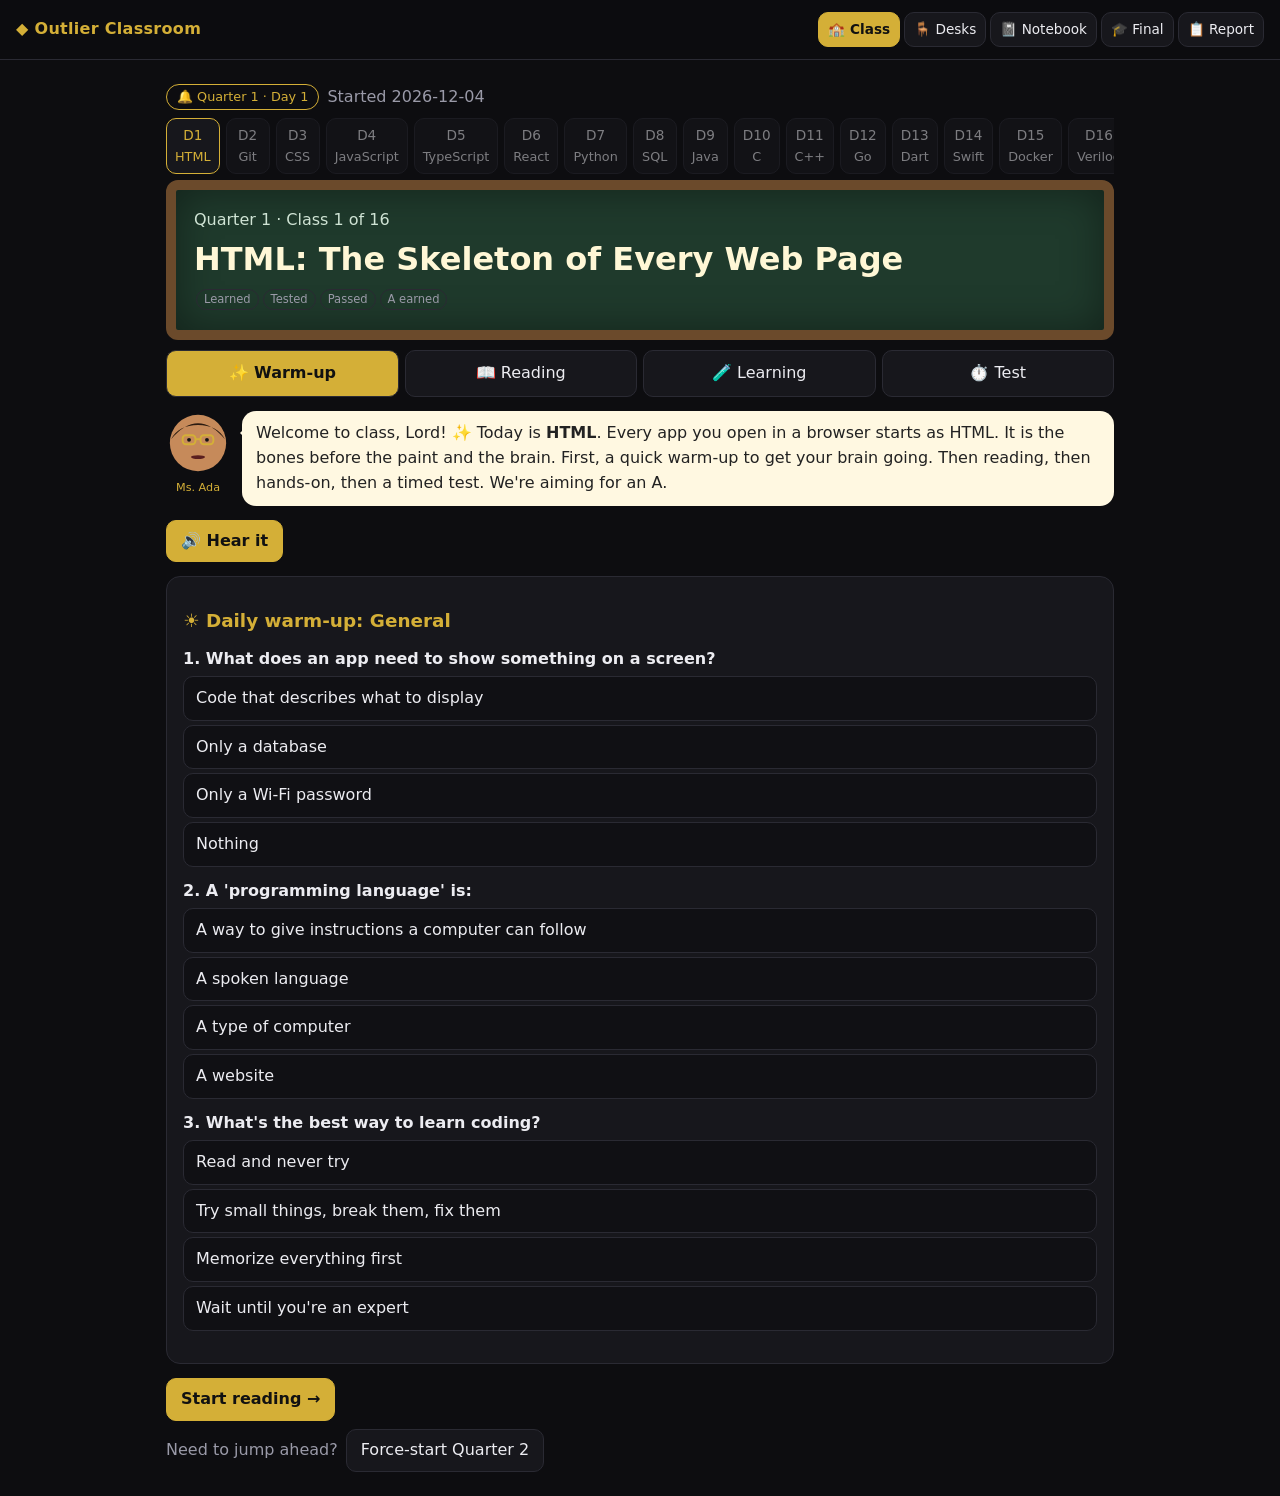
<file: index.html>
<!DOCTYPE html><html lang="en"><head><meta charset="utf-8"><meta name="viewport" content="width=device-width,initial-scale=1">
<title>Lord's Outlier Skills Classroom</title><meta name="theme-color" content="#0d0d10"><link rel="manifest" href="manifest.json"><link rel="icon" href="icon.svg">
<link rel="stylesheet" href="style.css"></head><body>
<header><div class="brand">◆ Outlier Classroom</div><nav><button data-v="today" class="on">🏫 Class</button><button data-v="desks">🪑 Desks</button><button data-v="nb">📓 Notebook</button><button data-v="final">🎓 Final</button><button data-v="report">📋 Report</button></nav></header>
<main id="app"></main>
<script src="lessons.js"></script><script src="extra1.js"></script><script src="extra2.js"></script><script src="app.js"></script></body></html>
</file>
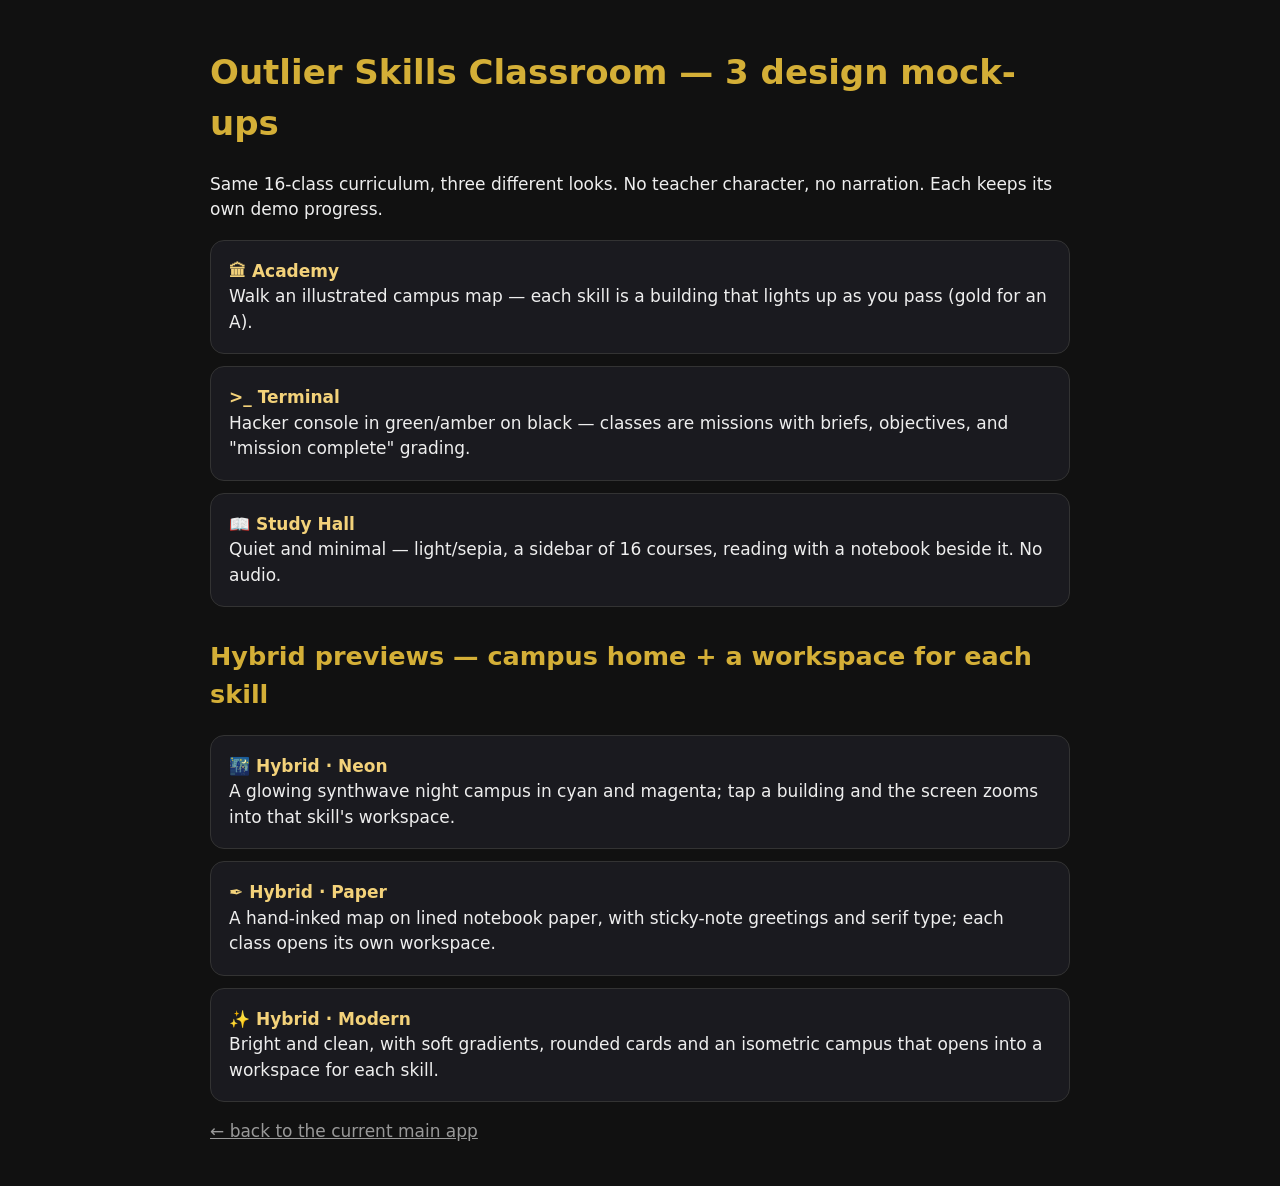
<file: mockups/index.html>
<!DOCTYPE html><html lang="en"><head><meta charset="utf-8"><meta name="viewport" content="width=device-width,initial-scale=1"><title>Outlier Classroom — Mock-ups</title>
<style>body{margin:0;font:17px/1.5 system-ui;background:#111;color:#eee;padding:24px;max-width:860px;margin:auto}h1{color:#d4af37}a.c{display:block;padding:18px;margin:12px 0;border:1px solid #333;border-radius:14px;color:#eee;text-decoration:none;background:#1a1a1f}a.c:hover{border-color:#d4af37}b{color:#f3d27a}</style></head><body>
<h1>Outlier Skills Classroom — 3 design mock-ups</h1><p>Same 16-class curriculum, three different looks. No teacher character, no narration. Each keeps its own demo progress.</p>
<a class="c" href="academy/"><b>🏛 Academy</b><br>Walk an illustrated campus map — each skill is a building that lights up as you pass (gold for an A).</a>
<a class="c" href="terminal/"><b>&gt;_ Terminal</b><br>Hacker console in green/amber on black — classes are missions with briefs, objectives, and "mission complete" grading.</a>
<a class="c" href="study-hall/"><b>📖 Study Hall</b><br>Quiet and minimal — light/sepia, a sidebar of 16 courses, reading with a notebook beside it. No audio.</a>
<h2 style="color:#d4af37;margin-top:30px">Hybrid previews — campus home + a workspace for each skill</h2>
<a class="c" href="hybrid-neon/"><b>🌃 Hybrid · Neon</b><br>A glowing synthwave night campus in cyan and magenta; tap a building and the screen zooms into that skill's workspace.</a>
<a class="c" href="hybrid-paper/"><b>✒️ Hybrid · Paper</b><br>A hand-inked map on lined notebook paper, with sticky-note greetings and serif type; each class opens its own workspace.</a>
<a class="c" href="hybrid-modern/"><b>✨ Hybrid · Modern</b><br>Bright and clean, with soft gradients, rounded cards and an isometric campus that opens into a workspace for each skill.</a>
<p><a href="../" style="color:#999">← back to the current main app</a></p></body></html>
</file>
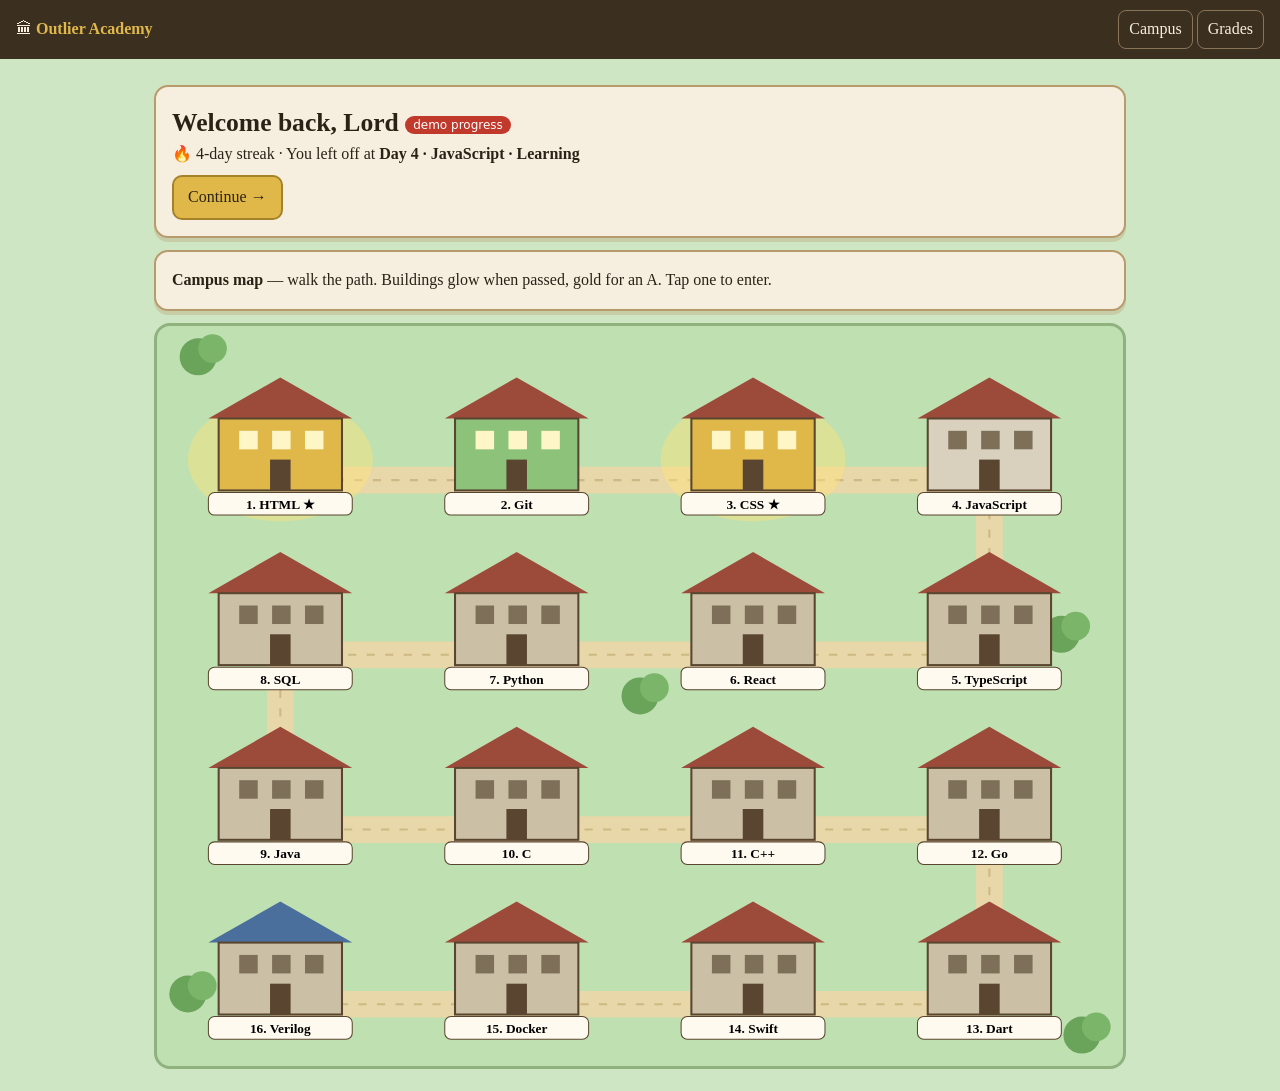
<file: mockups/academy/index.html>
<!DOCTYPE html><html lang="en"><head><meta charset="utf-8"><meta name="viewport" content="width=device-width,initial-scale=1"><title>Academy — Outlier Classroom mock-up</title>
<style>
:root{--gold:#e0b84a;--ink:#2b2216;--paper:#f6efe0;--green:#5f8f4e}*{box-sizing:border-box}body{margin:0;background:#cfe6c4;font:16px/1.55 Georgia,serif;color:var(--ink)}
header{display:flex;justify-content:space-between;align-items:center;padding:10px 16px;background:#3b2f20;color:#f6efe0;position:sticky;top:0;z-index:3}header b{color:var(--gold)}header button{background:none;border:1px solid #8a7457;color:#f6efe0;border-radius:8px;padding:6px 10px;font:inherit;cursor:pointer;margin-left:4px}
main{max-width:1000px;margin:auto;padding:14px}.card{background:var(--paper);border:2px solid #b89b6c;border-radius:14px;padding:16px;margin:12px 0;box-shadow:0 4px 0 #b89b6c55}
.greet h1{margin:0;font-size:1.6rem}.demo{background:#c0392b;color:#fff;font:12px system-ui;padding:2px 8px;border-radius:99px;vertical-align:middle}
svg.map{width:100%;height:auto;background:#bfe0b0;border-radius:16px;border:3px solid #8fb27f}.bld{cursor:pointer}.bld:hover rect.body{stroke:#000;stroke-width:3}.bld text{font:bold 13px Georgia;pointer-events:none}
.tabs{display:flex;gap:6px;flex-wrap:wrap}.tabs button,.btn{background:#fff8e6;border:2px solid #b89b6c;border-radius:10px;padding:8px 14px;font:inherit;cursor:pointer;color:var(--ink)}.tabs button.on,.btn.p{background:var(--gold);border-color:#a5822a}
.room{background:linear-gradient(#7a5a3a 0 18px,#e9dcc0 18px);border-radius:14px;padding:30px 16px 16px;border:3px solid #7a5a3a}.board{background:#2f4b37;color:#f4f1e8;padding:14px;border:8px solid #7a5a3a;border-radius:8px;font-family:"Comic Sans MS",cursive}
.q{margin:12px 0}.qt{font-weight:bold}.opt{display:block;width:100%;text-align:left;margin:4px 0;padding:8px 12px;border-radius:10px;border:2px solid #d6c4a0;background:#fffdf6;font:inherit;cursor:pointer}.opt.sel{border-color:var(--gold);background:#fff0c4}.opt.right{border-color:var(--green)}.opt.wrong{border-color:#c0392b}.fb{color:#6b5a40;font-style:italic}
.timer{font:bold 1.5rem monospace}.timer.low{color:#c0392b}.big{font-size:3.4rem;font-weight:bold;color:#a5822a;text-align:center}
table{width:100%;border-collapse:collapse}td,th{border-bottom:1px solid #d6c4a0;padding:6px;text-align:left}.gA{color:#a5822a;font-weight:bold}
@media(max-width:600px){main{padding:8px}.greet h1{font-size:1.3rem}}
</style></head><body>
<header><div>🏛 <b>Outlier Academy</b></div><nav><button data-go="map">Campus</button><button data-go="grades">Grades</button></nav></header><main id="app"></main>
<script src="../../lessons.js"></script><script src="../../extra1.js"></script><script src="../../extra2.js"></script><script src="../shared/core.js"></script>
<script>
const st=MK.load('oc-mockup-academy'),L=MK.L,X=MK.X,$=s=>document.querySelector(s),app=$('#app'),E=MK.esc;let stop=()=>{};
document.querySelectorAll('[data-go]').forEach(b=>b.onclick=()=>b.dataset.go==='map'?map():grades());
const COL={a:'#e0b84a',pass:'#8cc27a',tried:'#e3a07a',read:'#d9d0bd',none:'#cbbfa5'};
function greet(){const g=st.greeting();return `<div class="card greet"><h1>Welcome back, Lord ${g.demo?'<span class="demo">demo progress</span>':''}</h1><div>🔥 ${g.streak}-day streak · You left off at <b>${E(g.where)}</b></div><div class="row" style="margin-top:8px"><button class="btn p" id="resume">Continue →</button></div></div>`}
function map(){stop();const pts=L.map((l,i)=>{const r=Math.floor(i/4),c=i%4,x=(r%2?3-c:c)*230+120,y=r*170+110;return {l,i,x,y}});
 const path='M'+pts.map(p=>p.x+' '+(p.y+40)).join(' L');
 app.innerHTML=greet()+`<div class="card"><b>Campus map</b> — walk the path. Buildings glow when passed, gold for an A. Tap one to enter.</div>
 <svg class="map" viewBox="0 0 940 720"><path d="${path}" fill="none" stroke="#e8d7a8" stroke-width="26" stroke-linecap="round" stroke-linejoin="round"/><path d="${path}" fill="none" stroke="#cdb983" stroke-width="2" stroke-dasharray="8 10"/>
 ${[[40,30],[880,300],[30,650],[900,690],[470,360]].map(([x,y])=>`<circle cx="${x}" cy="${y}" r="18" fill="#6aa35a"/><circle cx="${x+14}" cy="${y-8}" r="14" fill="#7bb56a"/>`).join('')}
 ${pts.map(p=>{const s=st.status(p.l.skill),c=COL[s],hw=p.l.hw;return `<g class="bld" data-i="${p.i}" transform="translate(${p.x-70},${p.y-60})">
  ${s==='a'?'<ellipse cx="70" cy="80" rx="90" ry="60" fill="#ffe27a" opacity=".45"/>':''}<polygon points="0,40 70,0 140,40" fill="${hw?'#4a6f9c':'#9c4a3a'}"/><rect class="body" x="10" y="40" width="120" height="70" fill="${c}" stroke="#5a4630" stroke-width="2"/>
  ${[30,62,94].map(x=>`<rect x="${x}" y="52" width="18" height="18" fill="${s==='none'||s==='read'?'#7d6f58':'#fff6c8'}"/>`).join('')}<rect x="60" y="80" width="20" height="30" fill="#5a4630"/>
  <rect x="0" y="112" width="140" height="22" rx="6" fill="#fffaf0" stroke="#5a4630"/><text x="70" y="128" text-anchor="middle">${p.i+1}. ${E(p.l.skill)}${s==='a'?' ★':''}</text></g>`}).join('')}</svg>`;
 document.querySelectorAll('.bld').forEach(b=>b.onclick=()=>room(+b.dataset.i+1,'Warm-up'));$('#resume').onclick=()=>room(st.s.last.day,st.s.last.mode==='Test'?'Test':st.s.last.mode==='Learning'||st.s.last.mode==='Reading'?'Reading':'Warm-up')}
function room(d,mode){stop();const l=L[d-1];st.touch(d,mode==='Reading'?'Learning':mode);
 app.innerHTML=`<div class="room"><div class="board"><div>Day ${d} ${l.hw?'· Hardware Lab':''}</div><h2 style="margin:4px 0">${E(l.skill)}: ${E(l.title)}</h2></div>
 <div class="tabs" style="margin:12px 0">${['Warm-up','Reading','Test'].map(m=>`<button class="${m===mode?'on':''}" data-m="${m}">${m}</button>`).join('')}<button data-back>← Campus</button></div><div class="card" id="pane"></div></div>`;
 document.querySelectorAll('[data-m]').forEach(b=>b.onclick=()=>room(d,b.dataset.m));$('[data-back]').onclick=map;const p=$('#pane');
 if(mode==='Warm-up'){p.innerHTML=`<h3>☀️ Warm-up: ${d===1?'getting started':'recall '+E(L[d-2].skill)}</h3><div id="wq"></div>`;MK.quiz($('#wq'),MK.warm(d),{instant:true})}
 if(mode==='Reading'){const x=X[l.skill];st.s.read[l.skill]=1;st.save();p.innerHTML=`<p><i>${E(l.why)}</i></p><h3>The big idea</h3><p>${E(l.breakdown)}</p><h3>Fundamentals</h3><p>${E(x.fund)}</p><h3>What matters most</h3><p>${E(x.matters)}</p><h3>Key concepts</h3><ul>${l.concepts.map(c=>`<li>${E(c)}</li>`).join('')}</ul><h3>Do's</h3><ul>${x.dos.map(c=>`<li>${E(c)}</li>`).join('')}</ul><h3>Don'ts</h3><ul>${x.donts.map(c=>`<li>${E(c)}</li>`).join('')}</ul><h3>Common mistakes</h3><ul>${x.mistakes.map(c=>`<li>${E(c)}</li>`).join('')}</ul><button class="btn p" id="tt">Take the test →</button>`;$('#tt').onclick=()=>room(d,'Test')}
 if(mode==='Test'){const qs=MK.test(l.skill);p.innerHTML=`<div style="display:flex;justify-content:space-between"><b>Timed test · ${qs.length} questions</b><span class="timer" id="tm"></span></div><div id="tq"></div><button class="btn p" id="sub">Hand it in</button>`;
  const ans=MK.quiz($('#tq'),qs);const fin=()=>{stop();const r=MK.score(qs,ans);st.grade(l.skill,r.pct);p.innerHTML=`<div class="big">${MK.letter(r.pct)}</div><p style="text-align:center">${r.ok}/${qs.length} · ${r.pct}% ${r.pct>=90?'— gold building earned! ★':''}</p>${MK.review(qs,ans)}<button class="btn p" id="bk">Back to campus</button>`;$('#bk').onclick=map};
  stop=MK.timer(480,$('#tm'),fin);$('#sub').onclick=fin}}
function grades(){stop();app.innerHTML=greet()+`<div class="card"><h2 style="margin-top:0">📜 Report card</h2><p>GPA <b>${st.gpa()}</b> · A's: <b>${L.filter(l=>st.status(l.skill)==='a').length}/16</b></p><table><tr><th>Day</th><th>Class</th><th>Grade</th><th>Status</th></tr>${L.map((l,i)=>{const p=st.s.grades[l.skill],g=MK.letter(p);return `<tr><td>${i+1}</td><td>${E(l.skill)}</td><td class="${g==='A'?'gA':''}">${g}${p!=null?' ('+p+'%)':''}</td><td>${{a:'★ Gold',pass:'Passed',tried:'Retake',read:'Read',none:'—'}[st.status(l.skill)]}</td></tr>`}).join('')}</table></div>`;$('#resume').onclick=()=>room(st.s.last.day,'Reading')}
map();
</script></body></html>
</file>
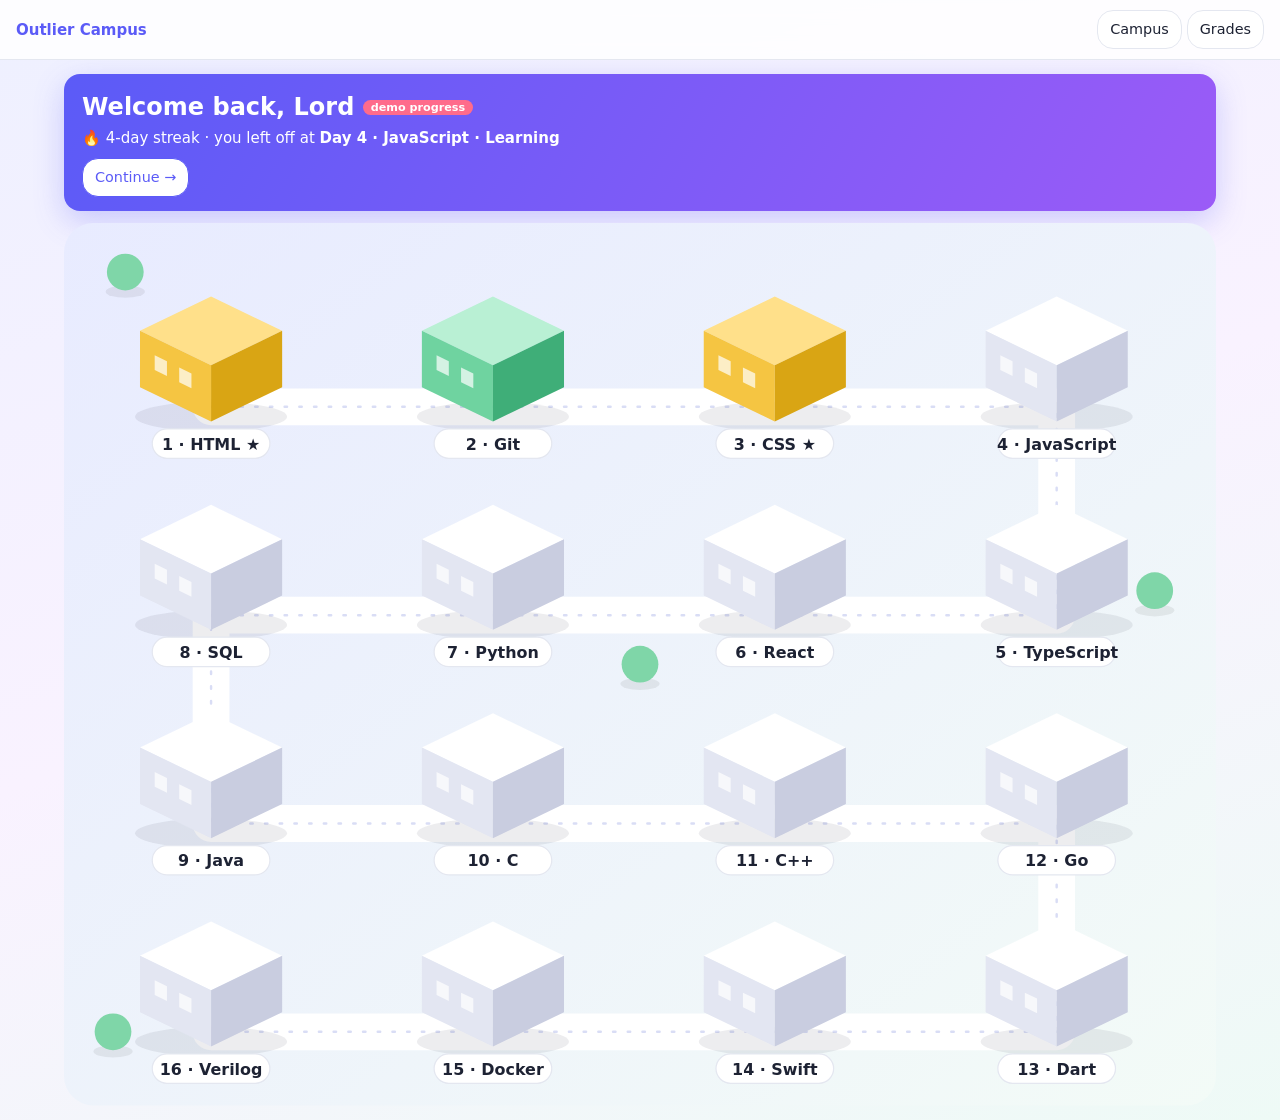
<file: mockups/hybrid-modern/index.html>
<!DOCTYPE html><html lang="en"><head><meta charset="utf-8"><meta name="viewport" content="width=device-width,initial-scale=1"><title>Outlier Campus — Outlier Classroom hybrid preview</title>
<link rel="stylesheet" href="../shared/hybrid.css?v=3"><style>:root{--bg:#f6f7fb;--tx:#1d2233;--bar:#ffffffd9;--line:#e4e7f0;--acc:#5b5bf7;--accTx:#fff;--acc2:#ff6b8b;--btn:#fff;--card:#fff;--r:16px;--wsbg:#1e2235;--wstx:#e6e9f5;--wschrome:#2a2f47;--font:15px/1.6 Inter,"Segoe UI",system-ui,sans-serif}
body{background:linear-gradient(160deg,#eef0ff,#f9f2ff 50%,#eefaf6)}header.hb{backdrop-filter:blur(10px)}.greet{background:linear-gradient(120deg,#5b5bf7,#9b5bf7);color:#fff;border:0;box-shadow:0 10px 30px #5b5bf744}.greet b{color:#fff}.greet .hbtn.p{background:#fff;color:#5b5bf7}.panel{box-shadow:0 6px 24px #1d223310;border:0}.ws{box-shadow:0 10px 30px #1d223322;border:0}.opt{background:#f6f7fb}</style></head><body>
<header class="hb"><div class="logo">Outlier Campus</div><nav><button data-go="map">Campus</button> <button data-go="grades">Grades</button></nav></header><main id="app"></main>
<script src="../../lessons.js"></script><script src="../../extra1.js"></script><script src="../../extra2.js"></script><script src="../shared/core.js?v=3"></script><script src="../shared/hybrid.js?v=3"></script>
<script>
HB.start({key:"oc-mockup-hybrid-modern",
mapBg:p=>`<defs><linearGradient id="g1" x1="0" y1="0" x2="1" y2="1"><stop offset="0" stop-color="#e8ebff"/><stop offset="1" stop-color="#f3fbf7"/></linearGradient></defs><rect width="940" height="720" rx="24" fill="url(#g1)"/><path d="${p}" fill="none" stroke="#fff" stroke-width="30" stroke-linecap="round" stroke-linejoin="round"/><path d="${p}" fill="none" stroke="#d9ddf5" stroke-width="2" stroke-dasharray="2 10" stroke-linecap="round"/>${[[50,40],[890,300],[40,660],[470,360]].map(([x,y])=>`<ellipse cx="${x}" cy="${y+16}" rx="16" ry="5" fill="#0001"/><circle cx="${x}" cy="${y}" r="15" fill="#7fd6a8"/>`).join("")}`,
building:(p,k)=>{const [t,l,r]=p.s==="a"?["#ffe08a","#f5c542","#d9a514"]:p.s==="pass"?["#b9f0d4","#6fd3a0","#3fae78"]:p.s==="tried"?["#ffc7d3","#ff8fa8","#e0607e"]:["#fff","#e3e6f2","#c9cde0"];return `<ellipse cx="70" cy="108" rx="62" ry="12" fill="#1d223314"/><polygon points="70,10 128,38 70,66 12,38" fill="${t}"/><polygon points="12,38 70,66 70,112 12,84" fill="${l}"/><polygon points="128,38 70,66 70,112 128,84" fill="${r}"/>${[0,1].map(i=>`<rect x="${24+i*20}" y="${58+i*10}" width="10" height="12" fill="#fff" opacity=".7" transform="skewY(26)" transform-origin="${24+i*20} ${58+i*10}"/>`).join("")}<rect x="22" y="118" width="96" height="24" rx="12" fill="#fff" stroke="#e4e7f0"/><text x="70" y="135" text-anchor="middle" fill="#1d2233" font-size="13" font-weight="600" font-family="Inter,system-ui">${p.i+1} · ${MK.esc(p.l.skill)}${p.s==="a"?" ★":""}</text>`}});</script></body></html>
</file>
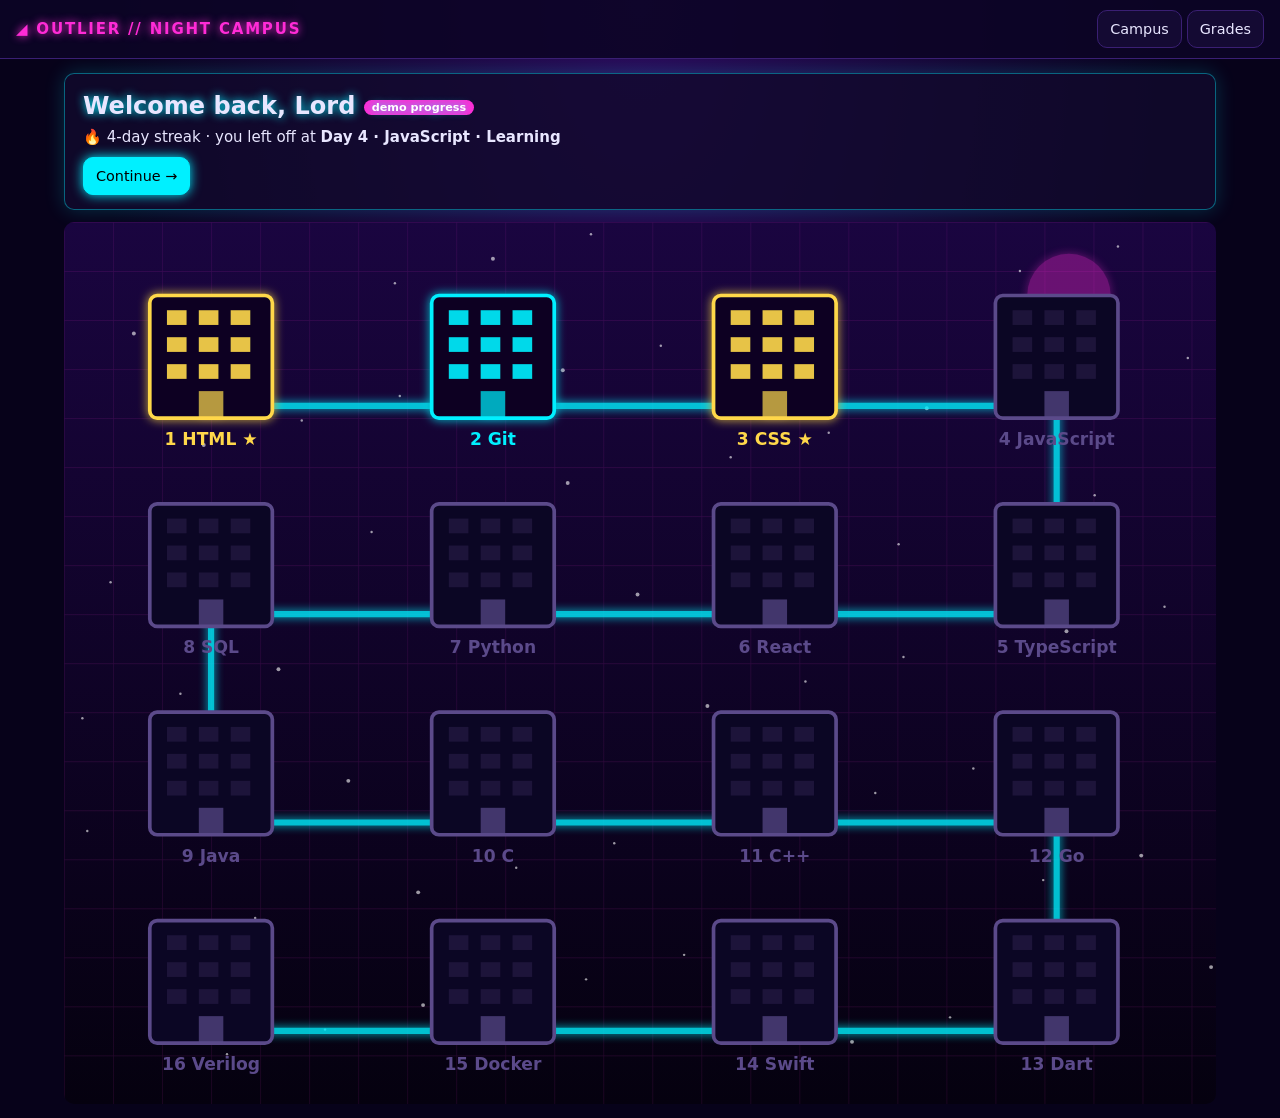
<file: mockups/hybrid-neon/index.html>
<!DOCTYPE html><html lang="en"><head><meta charset="utf-8"><meta name="viewport" content="width=device-width,initial-scale=1"><title>◢ OUTLIER // NIGHT CAMPUS — Outlier Classroom hybrid preview</title>
<link rel="stylesheet" href="../shared/hybrid.css?v=3"><style>:root{--bg:#07021a;--tx:#e8e6ff;--bar:#0d0526e6;--line:#3a1f73;--acc:#00f0ff;--accTx:#000;--acc2:#ff2bd6;--btn:#140a33;--card:#120a2ecc;--r:10px;--wsbg:#0a0620;--wstx:#d6f9ff;--wschrome:#1a0d40;--font:15px/1.55 "Segoe UI",system-ui,sans-serif}
header.hb .logo{color:#ff2bd6;text-shadow:0 0 8px #ff2bd6;letter-spacing:.12em}.greet{box-shadow:0 0 20px #00f0ff33;border-color:#00f0ff66}.greet h1{text-shadow:0 0 10px #00f0ff}.panel,.ws{box-shadow:0 0 18px #ff2bd622}.tabs button.on,.hbtn.p{box-shadow:0 0 12px #00f0ff}.big{text-shadow:0 0 18px #00f0ff}
body{background:radial-gradient(ellipse at top,#2a0a5a,#07021a 60%)}</style></head><body>
<header class="hb"><div class="logo">◢ OUTLIER // NIGHT CAMPUS</div><nav><button data-go="map">Campus</button> <button data-go="grades">Grades</button></nav></header><main id="app"></main>
<script src="../../lessons.js"></script><script src="../../extra1.js"></script><script src="../../extra2.js"></script><script src="../shared/core.js?v=3"></script><script src="../shared/hybrid.js?v=3"></script>
<script>
HB.start({key:"oc-mockup-hybrid-neon",
mapBg:p=>`<defs><linearGradient id="sky" x1="0" y1="0" x2="0" y2="1"><stop offset="0" stop-color="#1a0540"/><stop offset="1" stop-color="#05010f"/></linearGradient><filter id="glow"><feGaussianBlur stdDeviation="4" result="b"/><feMerge><feMergeNode in="b"/><feMergeNode in="SourceGraphic"/></feMerge></filter><pattern id="grid" width="40" height="40" patternUnits="userSpaceOnUse"><path d="M40 0H0V40" fill="none" stroke="#ff2bd622"/></pattern></defs><rect width="940" height="720" fill="url(#sky)"/><rect width="940" height="720" fill="url(#grid)"/>${Array.from({length:60},(_,i)=>`<circle cx="${(i*137)%940}" cy="${(i*71)%700}" r="${i%3?1:1.6}" fill="#fff" opacity=".6"/>`).join("")}<circle cx="820" cy="60" r="34" fill="#ff2bd6" opacity=".35" filter="url(#glow)"/><path d="${p}" fill="none" stroke="#00f0ff" stroke-width="5" filter="url(#glow)" stroke-linejoin="round" opacity=".8"/>`,
building:(p,k)=>{const c=p.s==="a"?"#ffd84a":p.s==="pass"?"#00f0ff":p.s==="tried"?"#ff2bd6":"#5b4a8a",lit=p.s==="a"||p.s==="pass";return `<g filter="${lit?"url(#glow)":""}"><rect x="20" y="10" width="100" height="100" rx="6" fill="#0b0624" stroke="${c}" stroke-width="3"/>${[0,1,2].map(r=>[0,1,2].map(q=>`<rect x="${34+q*26}" y="${22+r*22}" width="16" height="12" fill="${lit?c:"#2a1f4a"}" opacity="${lit?.9:.6}"/>`).join("")).join("")}<rect x="60" y="88" width="20" height="22" fill="${c}" opacity=".7"/></g><text x="70" y="132" text-anchor="middle" fill="${c}" font-size="14" font-weight="700" font-family="system-ui">${p.i+1} ${MK.esc(p.l.skill)}${p.s==="a"?" ★":""}</text>`}});</script></body></html>
</file>
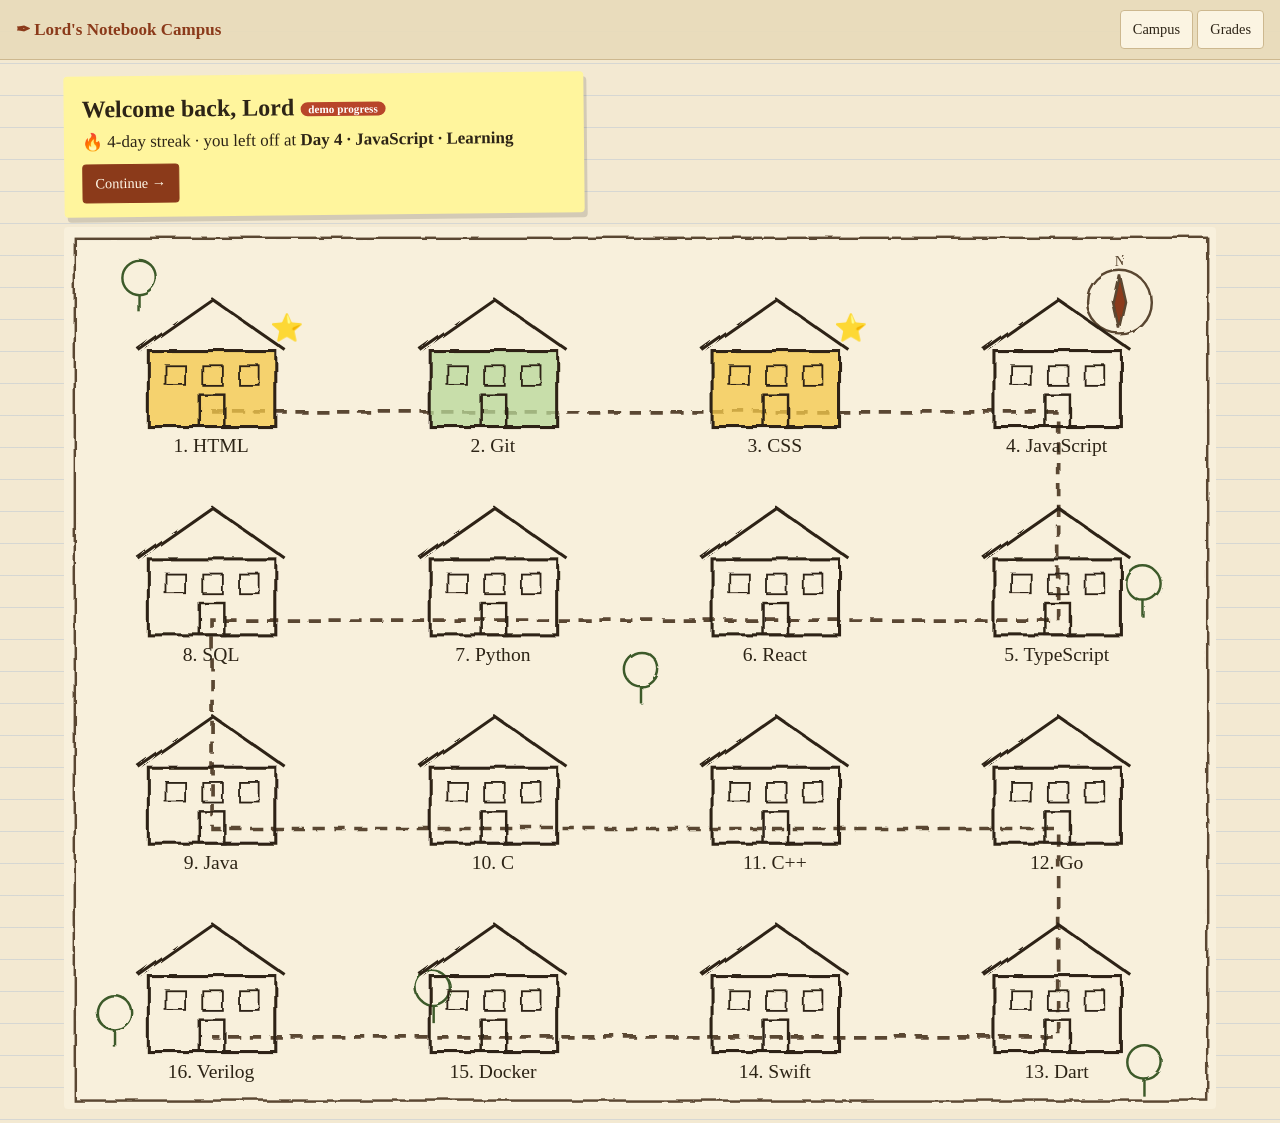
<file: mockups/hybrid-paper/index.html>
<!DOCTYPE html><html lang="en"><head><meta charset="utf-8"><meta name="viewport" content="width=device-width,initial-scale=1"><title>✒︎ Lord's Notebook Campus — Outlier Classroom hybrid preview</title>
<link rel="stylesheet" href="../shared/hybrid.css?v=3"><style>:root{--bg:#f3e9d2;--tx:#2d2416;--bar:#e8dbbbee;--line:#cdb88f;--acc:#8b3a1a;--accTx:#fff8e8;--acc2:#b8452a;--btn:#fbf4e2;--card:#fffaf0;--r:4px;--wsbg:#fffdf6;--wstx:#2d2416;--wschrome:#efe3c6;--font:17px/1.6 Georgia,"Iowan Old Style",serif}
body{background:#f3e9d2 repeating-linear-gradient(#0000 0 31px,#9bb4d455 31px 32px)}.greet{background:#fff59d;transform:rotate(-.6deg);box-shadow:3px 5px 0 #0002;border:none;max-width:520px}.greet h1{font-family:"Comic Sans MS","Segoe Print",cursive}.panel{box-shadow:2px 3px 0 #0001}.ws{box-shadow:4px 4px 0 #0002}.ws .out{background:#f6efdc}.ws button.run{background:#8b3a1a;color:#fff}.envbar h2{font-family:"Comic Sans MS","Segoe Print",cursive}.tabs button.on{background:#fff59d;color:#2d2416;border-color:#d8c25a}table.grid td,table.grid th{border-color:#0002}</style></head><body>
<header class="hb"><div class="logo">✒︎ Lord's Notebook Campus</div><nav><button data-go="map">Campus</button> <button data-go="grades">Grades</button></nav></header><main id="app"></main>
<script src="../../lessons.js"></script><script src="../../extra1.js"></script><script src="../../extra2.js"></script><script src="../shared/core.js?v=3"></script><script src="../shared/hybrid.js?v=3"></script>
<script>
HB.start({key:"oc-mockup-hybrid-paper",
mapBg:p=>`<defs><filter id="ink"><feTurbulence baseFrequency=".03" numOctaves="2" seed="3"/><feDisplacementMap in="SourceGraphic" scale="4"/></filter></defs><rect width="940" height="720" fill="#f8f0dc"/><rect x="8" y="8" width="924" height="704" fill="none" stroke="#5a4630" stroke-width="2" filter="url(#ink)"/><path d="${p}" fill="none" stroke="#5a4630" stroke-width="3" stroke-dasharray="10 7" filter="url(#ink)"/>${[[60,40],[880,290],[40,640],[880,680],[470,360],[300,620]].map(([x,y])=>`<g filter="url(#ink)" stroke="#3d5a2a" fill="none" stroke-width="2"><circle cx="${x}" cy="${y}" r="14"/><line x1="${x}" y1="${y+14}" x2="${x}" y2="${y+28}"/></g>`).join("")}<g transform="translate(860,60)" filter="url(#ink)" stroke="#5a4630" fill="none" stroke-width="2"><circle r="26"/><path d="M0 -22 L5 0 L0 22 L-5 0Z" fill="#8b3a1a"/><text y="-30" text-anchor="middle" font-size="12" fill="#5a4630" stroke="none">N</text></g>`,
building:(p,k)=>{const fill=p.s==="a"?"#f5c84b":p.s==="pass"?"#b9d99a":p.s==="tried"?"#f2b8a2":"none";return `<g filter="url(#ink)"><path d="M10 50 L70 8 L130 50" fill="none" stroke="#2d2416" stroke-width="2.5"/><rect x="18" y="50" width="104" height="62" fill="${fill}" fill-opacity=".75" stroke="#2d2416" stroke-width="2.5"/>${[32,62,92].map(x=>`<rect x="${x}" y="62" width="16" height="16" fill="none" stroke="#2d2416" stroke-width="1.5"/>`).join("")}<rect x="60" y="86" width="20" height="26" fill="none" stroke="#2d2416" stroke-width="2"/></g>${p.s==="a"?`<text x="118" y="40" font-size="22">⭐</text>`:""}<text x="70" y="134" text-anchor="middle" fill="#2d2416" font-size="16" font-family="Comic Sans MS,Segoe Print,cursive">${p.i+1}. ${MK.esc(p.l.skill)}</text>`}});</script></body></html>
</file>
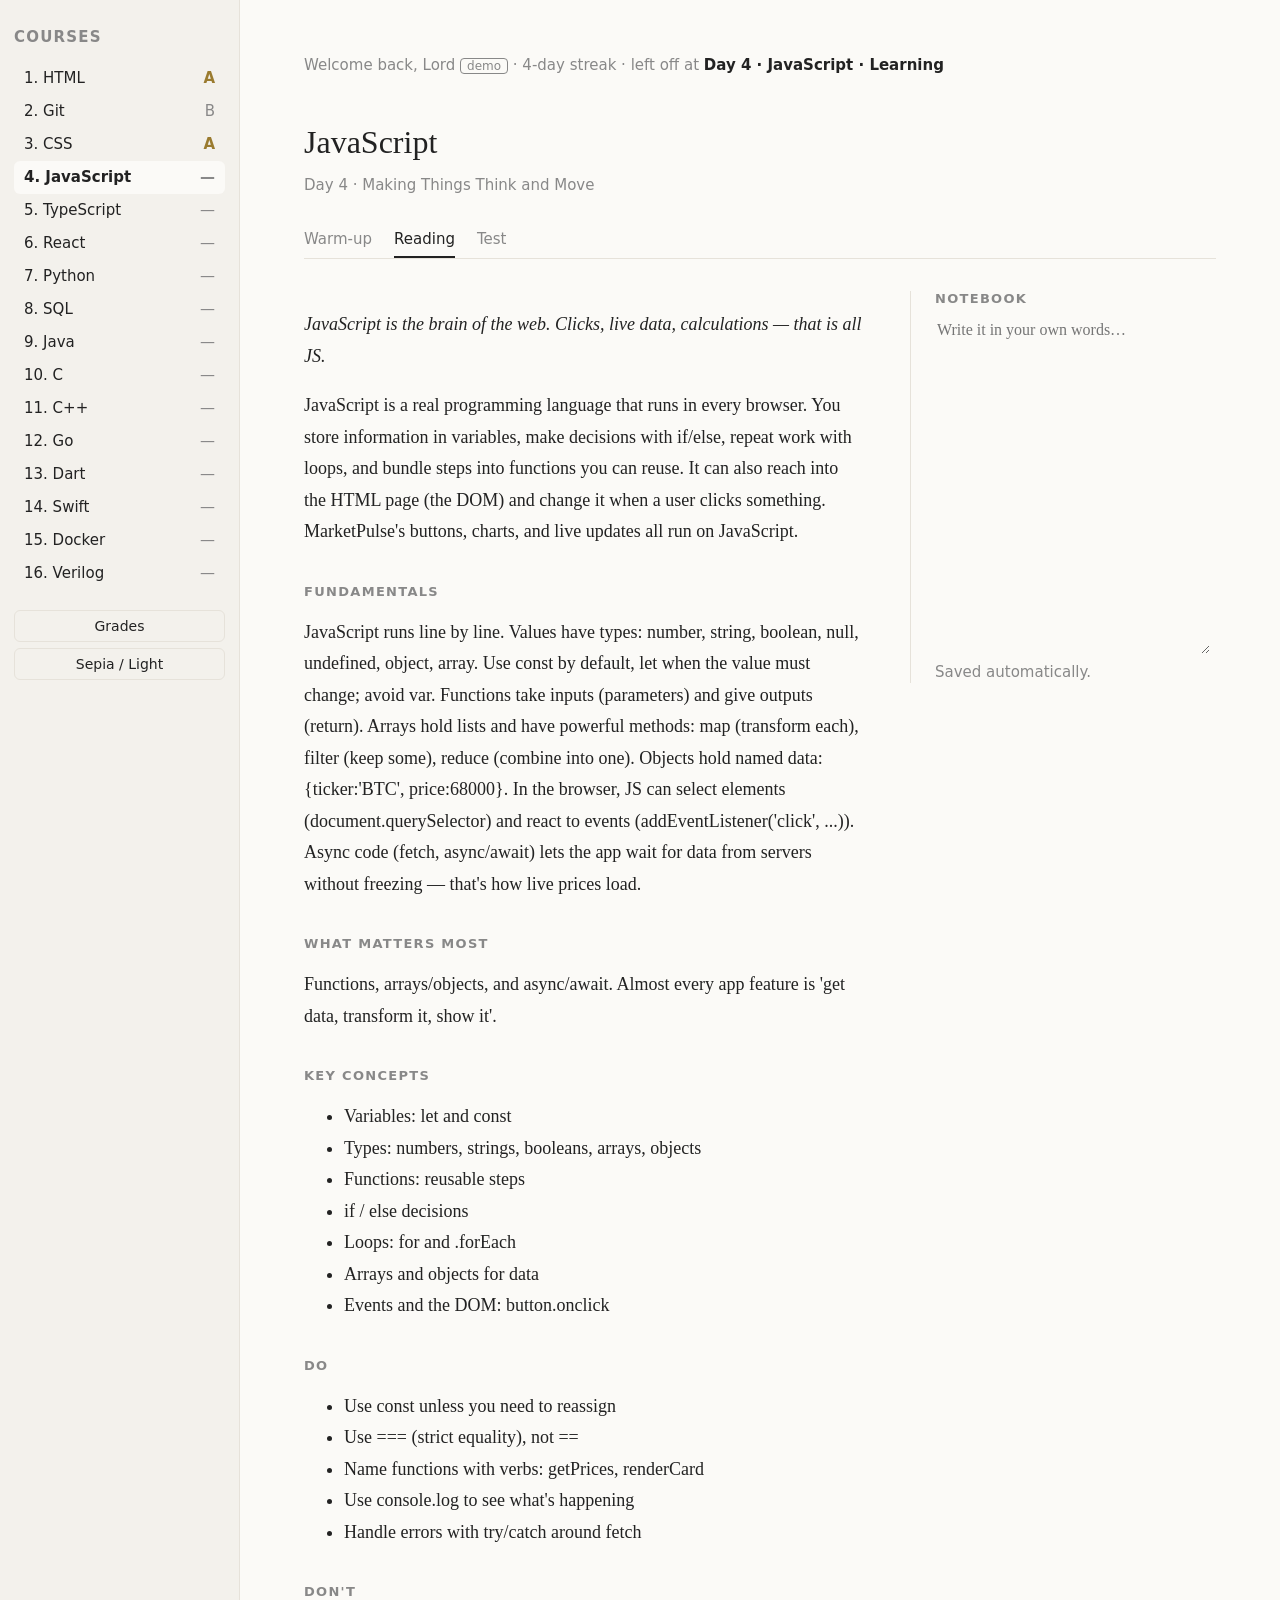
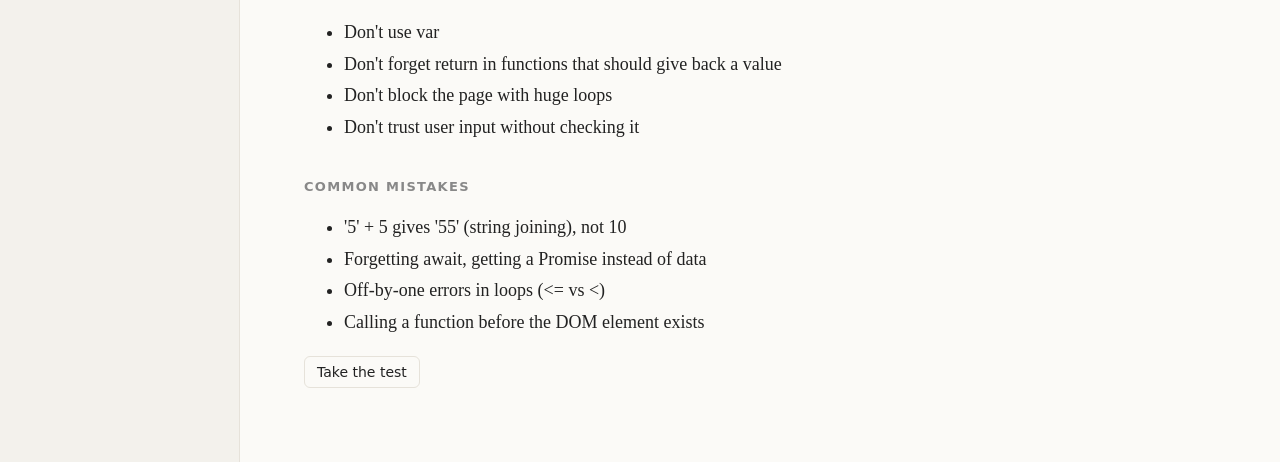
<file: mockups/study-hall/index.html>
<!DOCTYPE html><html lang="en"><head><meta charset="utf-8"><meta name="viewport" content="width=device-width,initial-scale=1"><title>Study Hall — Outlier Classroom mock-up</title>
<style>
:root{--bg:#fbfaf7;--tx:#222;--mut:#888;--line:#e6e2da;--acc:#9a7b2f;--side:#f3f1ec}body.sepia{--bg:#f4ecd8;--tx:#3b2f1e;--mut:#8a7a60;--line:#e0d3b5;--acc:#8b5e1a;--side:#ece2c8}
*{box-sizing:border-box}body{margin:0;background:var(--bg);color:var(--tx);font:18px/1.75 "Iowan Old Style","Palatino Linotype",Georgia,serif;transition:background .2s}
.wrap{display:grid;grid-template-columns:240px 1fr;min-height:100vh}aside{background:var(--side);border-right:1px solid var(--line);padding:28px 14px;font:15px/1.4 system-ui}aside h1{font:600 15px system-ui;letter-spacing:.08em;text-transform:uppercase;color:var(--mut);margin:0 0 16px}
aside a{display:flex;justify-content:space-between;padding:6px 10px;border-radius:6px;color:var(--tx);text-decoration:none;cursor:pointer}aside a.on{background:var(--bg);font-weight:600}aside a .g{color:var(--mut)}aside a .g.A{color:var(--acc);font-weight:700}
.tools{margin-top:20px;display:flex;flex-direction:column;gap:6px}.tools button,.btn{font:14px system-ui;background:none;border:1px solid var(--line);color:var(--tx);border-radius:6px;padding:7px 12px;cursor:pointer}
main{padding:56px 64px;max-width:1200px}.greet{color:var(--mut);font:15px system-ui;margin-bottom:40px}.greet b{color:var(--tx)}.demo{font-size:12px;border:1px solid var(--mut);padding:0 6px;border-radius:4px}
h2{font-weight:normal;font-size:2rem;margin:0 0 6px}.sub{color:var(--mut);font:15px system-ui;margin-bottom:28px}nav.t{display:flex;gap:22px;font:15px system-ui;border-bottom:1px solid var(--line);margin-bottom:32px}nav.t a{padding:8px 0;cursor:pointer;color:var(--mut)}nav.t a.on{color:var(--tx);border-bottom:2px solid var(--tx)}
.read{display:grid;grid-template-columns:minmax(0,62ch) 300px;gap:48px}h3{font:600 13px system-ui;letter-spacing:.1em;text-transform:uppercase;color:var(--mut);margin:36px 0 8px}
.nb{position:sticky;top:20px;align-self:start;border-left:1px solid var(--line);padding-left:24px;font:15px/1.5 system-ui}.nb textarea{width:100%;min-height:340px;border:none;background:transparent;color:var(--tx);font:16px/1.7 Georgia,serif;resize:vertical;outline:none}
.q{margin:22px 0;max-width:62ch}.qt{margin-bottom:6px}.opt{display:block;width:100%;text-align:left;background:none;border:1px solid var(--line);color:var(--tx);border-radius:6px;padding:8px 12px;margin:5px 0;font:16px Georgia,serif;cursor:pointer}.opt.sel{border-color:var(--tx)}.opt.right{border-color:#4a8a5a}.opt.wrong{border-color:#b54a3a}.fb{color:var(--mut);font-size:15px}
.timer{font:15px system-ui;color:var(--mut)}.timer.low{color:#b54a3a}.big{font-size:4rem;color:var(--acc)}table{border-collapse:collapse;width:100%;max-width:640px;font:15px system-ui}td,th{padding:10px 6px;border-bottom:1px solid var(--line);text-align:left}
#menu{display:none}
@media(max-width:800px){.wrap{grid-template-columns:1fr}aside{display:none;position:fixed;inset:0 30% 0 0;z-index:5;overflow:auto}aside.open{display:block}#menu{display:inline-block;margin-bottom:16px}main{padding:24px 20px}.read{grid-template-columns:1fr}.nb{border-left:none;border-top:1px solid var(--line);padding:16px 0 0;position:static}.nb textarea{min-height:160px}h2{font-size:1.6rem}}
</style></head><body><div class="wrap"><aside id="side"><h1>Courses</h1><div id="list"></div><div class="tools"><button id="gr">Grades</button><button id="th">Sepia / Light</button></div></aside><main id="app"></main></div>
<script src="../../lessons.js"></script><script src="../../extra1.js"></script><script src="../../extra2.js"></script><script src="../shared/core.js"></script>
<script>
const st=MK.load('oc-mockup-studyhall'),L=MK.L,X=MK.X,$=s=>document.querySelector(s),app=$('#app'),E=MK.esc;let stop=()=>{},cur=st.s.last.day,tab='Reading';
if(st.s.theme==='sepia')document.body.classList.add('sepia');
$('#th').onclick=()=>{document.body.classList.toggle('sepia');st.s.theme=document.body.classList.contains('sepia')?'sepia':'light';st.save()};$('#gr').onclick=grades;
function side(){$('#list').innerHTML=L.map((l,i)=>{const g=MK.letter(st.s.grades[l.skill]);return `<a data-d="${i+1}" class="${i+1===cur&&tab!=='Grades'?'on':''}"><span>${i+1}. ${E(l.skill)}</span><span class="g ${g}">${g}</span></a>`}).join('');
 document.querySelectorAll('#list a').forEach(a=>a.onclick=()=>{cur=+a.dataset.d;tab='Warm-up';$('#side').classList.remove('open');show()})}
function greet(){const g=st.greeting();return `<button class="btn" id="menu">☰ Courses</button><div class="greet">Welcome back, Lord ${g.demo?'<span class="demo">demo</span>':''} · ${g.streak}-day streak · left off at <b>${E(g.where)}</b></div>`}
function bindMenu(){$('#menu').onclick=()=>$('#side').classList.toggle('open')}
function show(){stop();const l=L[cur-1],x=X[l.skill];st.touch(cur,tab==='Reading'?'Learning':tab);side();
 app.innerHTML=greet()+`<h2>${E(l.skill)}</h2><div class="sub">Day ${cur} · ${E(l.title)}${l.hw?' · hardware description':''}</div><nav class="t">${['Warm-up','Reading','Test'].map(t=>`<a class="${t===tab?'on':''}">${t}</a>`).join('')}</nav><div id="pane"></div>`;bindMenu();
 document.querySelectorAll('nav.t a').forEach(a=>a.onclick=()=>{tab=a.textContent;show()});const p=$('#pane');
 if(tab==='Warm-up'){p.innerHTML=`<div class="sub">${cur>1?'A few questions on '+E(L[cur-2].skill)+' before today.':'A short warm-up to begin.'}</div><div id="wq"></div><button class="btn" id="nx">Continue to reading</button>`;MK.quiz($('#wq'),MK.warm(cur),{instant:true});$('#nx').onclick=()=>{tab='Reading';show()}}
 if(tab==='Reading'){st.s.read[l.skill]=1;st.save();const ul=a=>'<ul>'+a.map(c=>`<li>${E(c)}</li>`).join('')+'</ul>';
  p.innerHTML=`<div class="read"><article><p><i>${E(l.why)}</i></p><p>${E(l.breakdown)}</p><h3>Fundamentals</h3><p>${E(x.fund)}</p><h3>What matters most</h3><p>${E(x.matters)}</p><h3>Key concepts</h3>${ul(l.concepts)}<h3>Do</h3>${ul(x.dos)}<h3>Don't</h3>${ul(x.donts)}<h3>Common mistakes</h3>${ul(x.mistakes)}<p><button class="btn" id="tt">Take the test</button></p></article>
  <div class="nb"><h3 style="margin-top:0">Notebook</h3><textarea id="nbt" placeholder="Write it in your own words…">${E(st.s.notes[l.skill]||'')}</textarea><div class="fb">Saved automatically.</div></div></div>`;
  $('#nbt').oninput=e=>{st.s.notes[l.skill]=e.target.value;st.save()};$('#tt').onclick=()=>{tab='Test';show()}}
 if(tab==='Test'){const qs=MK.test(l.skill);p.innerHTML=`<div class="timer">Time remaining <span id="tm"></span> · ${qs.length} questions</div><div id="tq"></div><button class="btn" id="sub">Submit</button>`;
  const ans=MK.quiz($('#tq'),qs);const fin=()=>{stop();const r=MK.score(qs,ans);st.grade(l.skill,r.pct);side();p.innerHTML=`<div class="big">${MK.letter(r.pct)}</div><div class="sub">${r.ok} of ${qs.length} · ${r.pct}%</div>${MK.review(qs,ans)}`};
  stop=MK.timer(480,$('#tm'),fin);$('#sub').onclick=fin}}
function grades(){stop();tab='Grades';side();$('#side').classList.remove('open');app.innerHTML=greet()+`<h2>Grades</h2><div class="sub">GPA ${st.gpa()} · ${L.filter(l=>st.status(l.skill)==='a').length} of 16 at A</div><table><tr><th>Day</th><th>Course</th><th>Grade</th><th>Score</th></tr>${L.map((l,i)=>{const p=st.s.grades[l.skill];return `<tr><td>${i+1}</td><td>${E(l.skill)}</td><td>${MK.letter(p)}</td><td>${p!=null?p+'%':''}</td></tr>`}).join('')}</table>`;bindMenu()}
show();
</script></body></html>
</file>
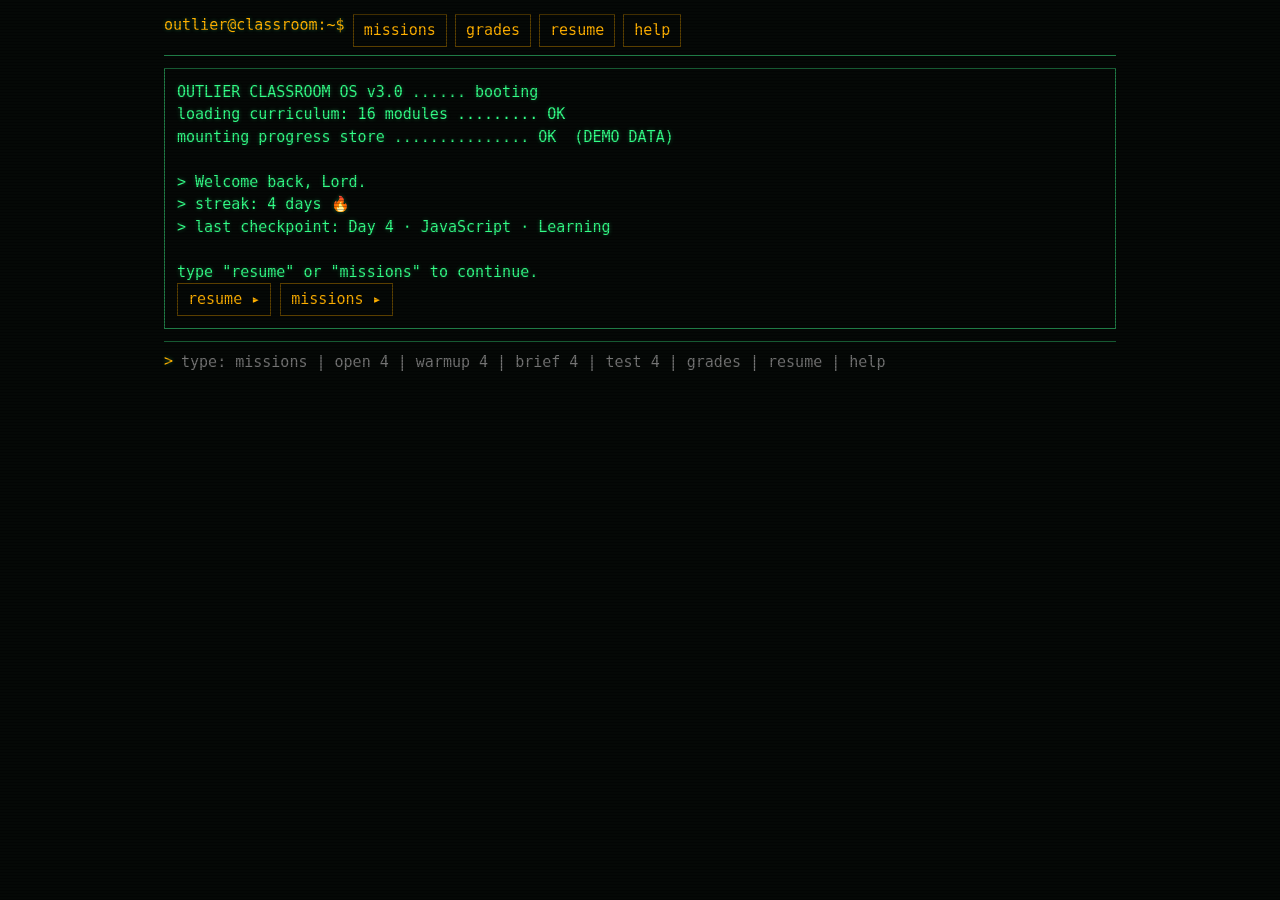
<file: mockups/terminal/index.html>
<!DOCTYPE html><html lang="en"><head><meta charset="utf-8"><meta name="viewport" content="width=device-width,initial-scale=1"><title>Terminal — Outlier Classroom mock-up</title>
<style>
:root{--g:#33ff88;--a:#ffb000;--dim:#1f7a45;--bg:#050806}*{box-sizing:border-box}body{margin:0;background:var(--bg);color:var(--g);font:15px/1.5 ui-monospace,"Fira Code",Menlo,Consolas,monospace;text-shadow:0 0 4px #33ff8855}
body:after{content:"";position:fixed;inset:0;pointer-events:none;background:repeating-linear-gradient(transparent 0 2px,#0004 2px 3px)}
main{max-width:980px;margin:auto;padding:14px}.bar{display:flex;gap:8px;flex-wrap:wrap;border-bottom:1px solid var(--dim);padding-bottom:8px}a,button.l{color:var(--a);background:none;border:1px solid #5a3f00;padding:4px 10px;font:inherit;cursor:pointer;text-decoration:none}button.l:hover{background:#2a1d00}
.amb{color:var(--a)}.dim{color:var(--dim)}pre{white-space:pre-wrap;margin:0}.box{border:1px solid var(--dim);padding:12px;margin:12px 0}h2{color:var(--a);font-size:1.05rem;margin:.8em 0 .3em}h2:before{content:"## "}
.q{margin:10px 0}.qt{color:#d8ffe6}.opt{display:block;width:100%;text-align:left;background:none;color:var(--g);border:1px solid #123d24;margin:3px 0;padding:6px 10px;font:inherit;cursor:pointer}.opt:before{content:"[ ] "}.opt.sel{border-color:var(--a);color:var(--a)}.opt.sel:before{content:"[x] "}.opt.right{border-color:var(--g)}.opt.wrong{border-color:#ff4d4d;color:#ff8080}.fb{color:var(--dim)}
.cmd{display:flex;gap:6px;margin-top:12px;border-top:1px solid var(--dim);padding-top:8px}.cmd input{flex:1;background:none;border:none;color:var(--g);font:inherit;outline:none}.timer{color:var(--a);font-weight:bold}.timer.low{color:#ff4d4d}
.grid{display:grid;grid-template-columns:repeat(auto-fill,minmax(210px,1fr));gap:6px}.m{border:1px solid #123d24;padding:6px 8px;cursor:pointer}.m:hover{border-color:var(--a)}.m.a{border-color:var(--a);color:var(--a)}.big{font-size:2.6rem;color:var(--a)}
table{border-collapse:collapse;width:100%}td,th{padding:3px 8px;text-align:left;border-bottom:1px dashed #123d24}ul{margin:.2em 0;padding-left:1.4em}li::marker{content:"> "}
</style></head><body><main><div class="bar"><span class="amb">outlier@classroom:~$</span><button class="l" data-c="missions">missions</button><button class="l" data-c="grades">grades</button><button class="l" data-c="resume">resume</button><button class="l" data-c="help">help</button></div><div id="out"></div>
<div class="cmd"><span class="amb">&gt;</span><input id="cin" placeholder="type: missions | open 4 | warmup 4 | brief 4 | test 4 | grades | resume | help" autocapitalize="off" autocomplete="off"></div></main>
<script src="../../lessons.js"></script><script src="../../extra1.js"></script><script src="../../extra2.js"></script><script src="../shared/core.js"></script>
<script>
const st=MK.load('oc-mockup-terminal'),L=MK.L,X=MK.X,$=s=>document.querySelector(s),out=$('#out'),E=MK.esc;let stop=()=>{};
const tag=s=>({a:'[A★]',pass:'[OK]',tried:'[RETRY]',read:'[READ]',none:'[    ]'}[s]);
function boot(){const g=st.greeting(),lines=['OUTLIER CLASSROOM OS v3.0 ...... booting','loading curriculum: 16 modules ......... OK','mounting progress store ............... OK'+(g.demo?'  (DEMO DATA)':''),'',`> Welcome back, Lord.`,`> streak: ${g.streak} days 🔥`,`> last checkpoint: ${g.where}`,'',`type "resume" or "missions" to continue.`];
 out.innerHTML='<pre id="boot" class="box"></pre>';let i=0;const pre=$('#boot');const t=setInterval(()=>{if(i>=lines.length){clearInterval(t);pre.innerHTML+=`<button class="l" onclick="run('resume')">resume ▸</button> <button class="l" onclick="run('missions')">missions ▸</button>`;return}pre.innerHTML+=E(lines[i++])+'\n'},90)}
function missions(){out.innerHTML=`<div class="box"><span class="amb">MISSION BOARD</span> <span class="dim">— click a mission or type "open N"</span><div class="grid" style="margin-top:8px">${L.map((l,i)=>{const s=st.status(l.skill);return `<div class="m ${s==='a'?'a':''}" onclick="run('open ${i+1}')">${tag(s)} M${String(i+1).padStart(2,'0')} ${E(l.skill)}${l.hw?' <span class="dim">[HW]</span>':''}</div>`}).join('')}</div></div>`}
function open(d){const l=L[d-1];if(!l)return err('no such mission');st.touch(d,'Briefing');const x=X[l.skill];
 out.innerHTML=`<div class="box"><div class="amb">MISSION ${String(d).padStart(2,'0')} :: ${E(l.skill.toUpperCase())} — ${E(l.title)}</div>${l.hw?'<div class="dim">// class: HARDWARE. you are describing circuits, not instructions.</div>':''}
 <h2>brief</h2><div>${E(l.why)}</div><h2>objectives</h2><ul><li>clear the warm-up (recall ${d>1?E(L[d-2].skill):'basics'})</li><li>study the intel: ${E(l.concepts.slice(0,3).join('; '))}…</li><li>pass the timed test — target: A (90%+)</li></ul>
 <div style="margin-top:10px"><button class="l" onclick="run('warmup ${d}')">warmup ${d}</button> <button class="l" onclick="run('brief ${d}')">read intel</button> <button class="l" onclick="run('test ${d}')">test ${d}</button></div></div>`}
function warm(d){st.touch(d,'Warm-up');out.innerHTML=`<div class="box"><div class="amb">WARM-UP :: ${d>1?'recall '+E(L[d-2].skill):'boot check'}</div><div id="wq"></div><button class="l" onclick="run('brief ${d}')">continue → intel</button></div>`;MK.quiz($('#wq'),MK.warm(d),{instant:true})}
function brief(d){const l=L[d-1],x=X[l.skill];st.touch(d,'Learning');st.s.read[l.skill]=1;st.save();
 out.innerHTML=`<div class="box"><div class="amb">INTEL :: ${E(l.skill)}</div><h2>the big idea</h2><div>${E(l.breakdown)}</div><h2>fundamentals</h2><div>${E(x.fund)}</div><h2>priority</h2><div class="amb">${E(x.matters)}</div><h2>key concepts</h2><ul>${l.concepts.map(c=>`<li>${E(c)}</li>`).join('')}</ul><h2>do</h2><ul>${x.dos.map(c=>`<li>${E(c)}</li>`).join('')}</ul><h2>don't</h2><ul>${x.donts.map(c=>`<li>${E(c)}</li>`).join('')}</ul><h2>known failure modes</h2><ul>${x.mistakes.map(c=>`<li>${E(c)}</li>`).join('')}</ul><button class="l" onclick="run('test ${d}')">engage test ▸</button></div>`}
function test(d){stop();const l=L[d-1],qs=MK.test(l.skill);st.touch(d,'Test');
 out.innerHTML=`<div class="box"><div class="amb">TEST :: ${E(l.skill)} · ${qs.length} items · time left <span class="timer" id="tm"></span></div><div id="tq"></div><button class="l" id="sub">submit ▸</button></div>`;
 const ans=MK.quiz($('#tq'),qs);const fin=()=>{stop();const r=MK.score(qs,ans),g=MK.letter(r.pct);st.grade(l.skill,r.pct);
  out.innerHTML=`<div class="box"><pre class="${r.pct>=90?'amb':''}">${r.pct>=70?'█ MISSION COMPLETE':'█ MISSION FAILED — retry available'}\n  grade: <span class="big">${g}</span>  (${r.ok}/${qs.length} · ${r.pct}%)\n  ${r.pct>=90?'A achieved. module marked ★':'target is A (90%+).'}</pre></div><div class="box">${MK.review(qs,ans)}</div><button class="l" onclick="run('missions')">missions ▸</button>`};
 stop=MK.timer(480,$('#tm'),fin);$('#sub').onclick=fin}
function grades(){out.innerHTML=`<div class="box"><div class="amb">REPORT :: GPA ${st.gpa()} · A's ${L.filter(l=>st.status(l.skill)==='a').length}/16 · streak ${st.s.streak}</div><table><tr><th>#</th><th>module</th><th>grade</th><th>status</th></tr>${L.map((l,i)=>{const p=st.s.grades[l.skill];return `<tr><td>${i+1}</td><td>${E(l.skill)}</td><td class="${p>=90?'amb':''}">${MK.letter(p)}${p!=null?' '+p+'%':''}</td><td>${tag(st.status(l.skill))}</td></tr>`}).join('')}</table></div>`}
function err(m){out.insertAdjacentHTML('afterbegin',`<div class="box" style="color:#ff8080">error: ${E(m)}</div>`)}
function run(c){stop();const [cmd,n]=c.trim().toLowerCase().split(/\s+/),d=+n||st.s.last.day;
 if(cmd==='missions'||cmd==='ls')missions();else if(cmd==='open')open(d);else if(cmd==='warmup')warm(d);else if(cmd==='brief'||cmd==='read')brief(d);else if(cmd==='test')test(d);else if(cmd==='grades')grades();
 else if(cmd==='resume'){const m=st.s.last.mode;m==='Test'?test(d):m==='Warm-up'?warm(d):m==='Learning'?brief(d):open(d)}
 else if(cmd==='help')out.innerHTML=`<pre class="box">commands:\n  missions        list all 16 missions\n  open N          mission brief + objectives\n  warmup N        recall quiz\n  brief N         read the lesson intel\n  test N          timed test (8:00)\n  grades          report card\n  resume          jump to where you left off</pre>`;
 else err('unknown command: '+cmd);window.scrollTo(0,0)}
document.querySelectorAll('[data-c]').forEach(b=>b.onclick=()=>run(b.dataset.c));$('#cin').onkeydown=e=>{if(e.key==='Enter'){run(e.target.value);e.target.value=''}};
boot();
</script></body></html>
</file>
<file: style.css>
:root{--bg:#0d0d10;--card:#17171c;--line:#2a2a33;--gold:#d4af37;--gold2:#f3d27a;--tx:#ececf1;--mut:#9a9aa8;--ok:#4cc38a;--bad:#e5484d}
*{box-sizing:border-box}body{margin:0;background:var(--bg);color:var(--tx);font:16px/1.55 system-ui,-apple-system,Segoe UI,Roboto,sans-serif}
header{position:sticky;top:0;z-index:5;display:flex;justify-content:space-between;align-items:center;padding:12px 16px;background:#0d0d10ee;border-bottom:1px solid var(--line);backdrop-filter:blur(6px)}
.brand{color:var(--gold);font-weight:700;letter-spacing:.3px}nav button,.btn{background:var(--card);color:var(--tx);border:1px solid var(--line);border-radius:10px;padding:8px 14px;font:inherit;cursor:pointer}
nav button.on,.btn.gold{background:var(--gold);color:#111;border-color:var(--gold);font-weight:600}.btn:disabled{opacity:.4}
main{max-width:980px;margin:0 auto;padding:16px}.card{background:var(--card);border:1px solid var(--line);border-radius:14px;padding:16px;margin:14px 0}
h1,h2,h3{line-height:1.25}h1{color:var(--gold2);margin:.2em 0}h2{color:var(--gold);font-size:1.15rem}.mut{color:var(--mut)}
.daybar{display:flex;gap:6px;overflow-x:auto;padding-bottom:6px}.daybar button{flex:0 0 auto;min-width:44px;background:var(--card);color:var(--tx);border:1px solid var(--line);border-radius:10px;padding:6px 8px;cursor:pointer;font:inherit;font-size:.85rem}
.daybar button.cur{border-color:var(--gold);color:var(--gold)}.daybar button.done{background:#1d2a22;border-color:var(--ok)}.daybar button.lock{opacity:.5}
ul.concepts li{margin:4px 0}.pill{display:inline-block;padding:2px 10px;border-radius:99px;border:1px solid var(--gold);color:var(--gold);font-size:.8rem}
textarea,input{width:100%;background:#0b0b0e;color:#f5f5f5;border:1px solid var(--line);border-radius:10px;padding:10px;font:14px/1.45 ui-monospace,Menlo,Consolas,monospace}
textarea.code{min-height:220px;tab-size:2}.row{display:flex;gap:8px;flex-wrap:wrap;align-items:center;margin:8px 0}
iframe{width:100%;height:260px;background:#fff;border:1px solid var(--line);border-radius:10px}pre.out{background:#0b0b0e;border:1px solid var(--line);border-radius:10px;padding:10px;min-height:48px;white-space:pre-wrap;overflow:auto;margin:0}
.status{font-weight:600}.status.ok{color:var(--ok)}.status.bad{color:var(--bad)}table{border-collapse:collapse;width:100%}td,th{border:1px solid var(--line);padding:4px 8px;text-align:left}
.grid{display:grid;grid-template-columns:repeat(auto-fill,minmax(140px,1fr));gap:10px}.tile{background:var(--card);border:1px solid var(--line);border-radius:12px;padding:12px;cursor:pointer}
.tile.done{border-color:var(--ok)}.tile b{color:var(--gold2)}.stats{display:flex;gap:12px;flex-wrap:wrap}.stat{flex:1;min-width:120px;text-align:center}.stat .n{font-size:2rem;color:var(--gold);font-weight:700}
.bar{height:10px;background:#222;border-radius:9px;overflow:hidden}.bar>div{height:100%;background:linear-gradient(90deg,var(--gold),var(--gold2))}
.q{margin:12px 0}.q pre{background:#0b0b0e;padding:8px;border-radius:8px;white-space:pre-wrap;margin:4px 0}
.term{background:#050507;color:#d6d6d6;font:14px ui-monospace,monospace;border-radius:10px;padding:10px;height:240px;overflow:auto;border:1px solid var(--line)}
.term .p{color:var(--gold)}@media(max-width:600px){main{padding:10px}h1{font-size:1.4rem}iframe{height:220px}}
.board{background:#1f3a2c;border:10px solid #6b4a2b;border-radius:12px;padding:18px;color:#f4f1e8;font-family:"Chalkboard SE","Comic Sans MS",cursive,system-ui;box-shadow:inset 0 0 40px #0006}
.board h1{color:#fff7d6}.board .mut{color:#cfe3d4}.teacher{display:flex;gap:12px;align-items:flex-start;margin:14px 0}.teacher .av{font-size:2.6rem;line-height:1}
.bubble{position:relative;background:#fff8e1;color:#222;border-radius:14px;padding:10px 14px;flex:1}.bubble:before{content:"";position:absolute;left:-10px;top:14px;border:8px solid transparent;border-right-color:#fff8e1}
.tabs{display:flex;gap:6px;margin:10px 0}.tabs button{flex:1;padding:10px;border-radius:10px;border:1px solid var(--line);background:var(--card);color:var(--tx);font:inherit;cursor:pointer}.tabs button.on{background:var(--gold);color:#111;font-weight:700}
.do li::marker{content:"✅ "}.dont li::marker{content:"⛔ "}.oops li::marker{content:"⚠️ "}
.opt{display:block;width:100%;text-align:left;margin:4px 0;padding:9px 12px;border-radius:10px;border:1px solid var(--line);background:#101014;color:var(--tx);font:inherit;cursor:pointer}.opt.sel{border-color:var(--gold);background:#2a2412}.opt.right{border-color:var(--ok)}.opt.wrong{border-color:var(--bad)}
.timer{font:700 1.4rem ui-monospace,monospace;color:var(--gold)}.timer.low{color:var(--bad)}.grade{font-size:3rem;font-weight:800;color:var(--gold)}
.badge{display:inline-block;font-size:.72rem;padding:1px 7px;border-radius:99px;margin:2px;border:1px solid var(--line);color:var(--mut)}.badge.y{border-color:var(--ok);color:var(--ok)}
table.rc td,table.rc th{padding:6px}.desk{font-size:.8rem}
.face{width:64px;height:64px}.tn{font-size:.7rem;color:var(--gold);text-align:center}.mouth{transform-origin:50px 72px;transition:ry .1s}.mouth.talk{animation:talk .25s infinite alternate}@keyframes talk{from{ry:2}to{ry:8}}
.sent.hl{background:#d4af3740;color:#fff;border-radius:4px;outline:1px solid var(--gold)}.ok{color:var(--ok)}.bad{color:var(--bad)}select{background:var(--card);color:var(--tx);border:1px solid var(--line);border-radius:8px;padding:4px}
@media(max-width:600px){nav{display:flex;gap:6px}nav button{padding:6px 10px;font-size:.85rem}.brand{font-size:.95rem}}
nav{display:flex;gap:4px;flex-wrap:wrap;justify-content:flex-end}nav button{padding:6px 9px;font-size:.85rem}
.daybar button.gold,.tile.gold{background:#2e2610;border-color:var(--gold)}.badge.g{border-color:var(--gold);color:var(--gold)}.badge.r{border-color:var(--bad);color:var(--bad)}.gold-card{border-color:var(--gold)}
.board.lab{background:#0e2a47;border-color:#4aa3ff;background-image:linear-gradient(#ffffff10 1px,transparent 1px),linear-gradient(90deg,#ffffff10 1px,transparent 1px);background-size:20px 20px;font-family:ui-monospace,monospace}
.board.lab h1{color:#9fd3ff}.nbx{margin-top:6px;font-family:system-ui;font-size:.9rem}
.room{background:#1a140e;border:1px solid #3a2a1a;border-radius:14px;padding:14px}.chalk{background:#1f3a2c;border:6px solid #6b4a2b;color:#f4f1e8;text-align:center;padding:10px;border-radius:8px;font-family:"Chalkboard SE","Comic Sans MS",cursive;margin-bottom:14px}
.desks{display:grid;grid-template-columns:repeat(4,1fr);gap:10px}.dk{background:#3a2a1a;border:2px solid #4d3822;border-radius:8px 8px 3px 3px;padding:8px;text-align:center;cursor:pointer;color:#cbb79a;box-shadow:0 6px 0 #241a10}
.dk .top{font-weight:700;font-size:.85rem}.dk .g{font-size:1.6rem;font-weight:800}.dk.lit{background:#20402e;border-color:var(--ok);color:#dff5e8;box-shadow:0 6px 0 #142a1d,0 0 14px #4cc38a55}
.dk.gold{background:#4a3a0e;border-color:var(--gold);color:#fff3c4;box-shadow:0 6px 0 #2a2008,0 0 18px #d4af3799}.dk.retake{border-color:var(--bad)}
@media(max-width:600px){.desks{grid-template-columns:repeat(4,1fr);gap:6px}.dk{padding:5px}.dk .top{font-size:.68rem}.dk .g{font-size:1.2rem}header{flex-wrap:wrap;gap:6px}}
</file>
<file: mockups/shared/hybrid.css>
/* structural layout for hybrid previews; themes set colors via variables */
*{box-sizing:border-box}body{margin:0;background:var(--bg);color:var(--tx);font:var(--font)}
header.hb{display:flex;justify-content:space-between;align-items:center;padding:10px 16px;position:sticky;top:0;z-index:20;background:var(--bar);border-bottom:1px solid var(--line)}
header.hb .logo{font-weight:700;color:var(--acc)}header.hb button,.hbtn{background:var(--btn);color:var(--tx);border:1px solid var(--line);border-radius:var(--r);padding:7px 12px;font:inherit;font-size:.9rem;cursor:pointer}.hbtn.p{background:var(--acc);color:var(--accTx);border-color:var(--acc)}
main{max-width:1180px;margin:auto;padding:14px}.greet{background:var(--card);border:1px solid var(--line);border-radius:var(--r);padding:14px 18px;margin-bottom:12px}.greet h1{margin:0;font-size:1.5rem}.demo{font-size:.7rem;padding:1px 8px;border-radius:99px;background:var(--acc2);color:#fff;vertical-align:middle}
svg.campus{width:100%;height:auto;display:block;border-radius:var(--r)}.bld{cursor:pointer}.bld text{pointer-events:none}
.zoom-out{animation:zoomOut .55s ease-in forwards}@keyframes zoomOut{to{transform:scale(3.2);opacity:0;filter:blur(4px)}}
.env-in{animation:envIn .5s ease-out}@keyframes envIn{from{opacity:0;transform:scale(.92) translateY(20px);clip-path:circle(5% at 50% 50%)}to{opacity:1;transform:none;clip-path:circle(150% at 50% 50%)}}
.envbar{display:flex;flex-wrap:wrap;gap:8px;align-items:center;justify-content:space-between;margin-bottom:10px}.envbar h2{margin:0;font-size:1.2rem}.envbar .kind{font-size:.75rem;opacity:.75;text-transform:uppercase;letter-spacing:.1em}
.split{display:grid;grid-template-columns:minmax(0,1fr) minmax(0,1.15fr);gap:12px}.panel{background:var(--card);border:1px solid var(--line);border-radius:var(--r);padding:14px;min-width:0}
.tabs{display:flex;gap:4px;margin-bottom:10px;flex-wrap:wrap}.tabs button{flex:1;background:var(--btn);color:var(--tx);border:1px solid var(--line);border-radius:var(--r);padding:7px;font:inherit;font-size:.88rem;cursor:pointer}.tabs button.on{background:var(--acc);color:var(--accTx)}
.lesson{max-height:70vh;overflow:auto;padding-right:6px}.lesson h3{color:var(--acc);font-size:.95rem;margin:16px 0 4px}
.q{margin:10px 0}.qt{font-weight:600}.opt{display:block;width:100%;text-align:left;margin:4px 0;padding:8px 10px;border-radius:var(--r);border:1px solid var(--line);background:var(--btn);color:var(--tx);font:inherit;font-size:.92rem;cursor:pointer}.opt.sel{border-color:var(--acc)}.opt.right{border-color:#3ecf8e}.opt.wrong{border-color:#ff5c7a}.fb{opacity:.75;font-size:.88rem}
.timer{font:700 1.2rem ui-monospace,monospace;color:var(--acc)}.timer.low{color:#ff5c7a}.big{font-size:3.2rem;font-weight:800;text-align:center;color:var(--acc)}
.ws{background:var(--wsbg);color:var(--wstx);border:1px solid var(--line);border-radius:var(--r);overflow:hidden;font:13px/1.5 ui-monospace,Menlo,Consolas,monospace;min-height:420px;display:flex;flex-direction:column}
.ws .chrome{display:flex;gap:6px;align-items:center;padding:6px 10px;background:var(--wschrome);border-bottom:1px solid #0003;font-size:12px}.ws .dots i{display:inline-block;width:10px;height:10px;border-radius:50%;margin-right:4px;background:#ff5f57}.ws .dots i+i{background:#febc2e}.ws .dots i+i+i{background:#28c840}
.ws textarea{flex:1;width:100%;min-height:160px;background:transparent;color:inherit;border:0;padding:10px;font:inherit;resize:vertical;outline:none;tab-size:2}.ws iframe{width:100%;border:0;background:#fff;min-height:180px;flex:1}.ws pre{margin:0;padding:10px;white-space:pre-wrap;overflow:auto}
.ws .row2{display:grid;grid-template-columns:1fr 1fr;flex:1;min-height:0}.ws .row2>*{border-right:1px solid #0003;min-width:0;display:flex;flex-direction:column}.ws .out{background:#0006;border-top:1px solid #0003;min-height:110px;max-height:240px;overflow:auto}
.ws button.run{background:#28c840;color:#000;border:0;border-radius:6px;padding:3px 10px;font:inherit;font-weight:700;cursor:pointer;margin-left:auto}
.gutter{display:flex;flex:1}.gutter .ln{padding:10px 6px;text-align:right;opacity:.5;user-select:none;min-width:34px;border-right:1px solid #0003}.gutter .ln .e{color:#ff5c7a;opacity:1;font-weight:700}
.phone{width:230px;height:440px;margin:16px auto;border:10px solid #111;border-radius:36px;background:#fff;color:#111;overflow:hidden;position:relative;box-shadow:0 10px 30px #0006;font:14px system-ui}.phone .notch{width:90px;height:18px;background:#111;border-radius:0 0 12px 12px;margin:0 auto}
.layer{margin:4px 10px;padding:6px 10px;border-radius:6px;background:#2496ed33;border-left:4px solid #2496ed}.ctr{display:inline-block;margin:6px;padding:8px 10px;border-radius:8px;border:1px solid #2496ed}.ctr.up{background:#28c84033;border-color:#28c840}
table.grid{border-collapse:collapse;width:100%;font-size:12px}table.grid td,table.grid th{border:1px solid #fff2;padding:3px 6px;text-align:left}
.grades table{width:100%;border-collapse:collapse}.grades td,.grades th{padding:7px;border-bottom:1px solid var(--line);text-align:left}
@media(max-width:820px){.split{grid-template-columns:1fr}.ws{min-height:340px}.lesson{max-height:none}.ws .row2{grid-template-columns:1fr}main{padding:8px}}
/* ===== v2: full-viewport environments ===== */
body.in-env{overflow:hidden}body.in-env header.hb{display:none}
.envfull{position:fixed;inset:0;z-index:50;display:flex;flex-direction:column;background:var(--bg)}
.etop{display:flex;align-items:center;gap:8px;padding:8px 10px;background:var(--bar);border-bottom:1px solid var(--line);flex:0 0 auto}
.etop .back{font-weight:700;white-space:nowrap}.etitle{flex:1;min-width:0;display:flex;flex-direction:column;line-height:1.2}.etitle .kind{font-size:.7rem;opacity:.75;text-transform:uppercase;letter-spacing:.08em;white-space:nowrap;overflow:hidden;text-overflow:ellipsis}.etitle b{font-size:1.05rem}.enav{display:flex;gap:4px}
.ewrap{flex:1;min-height:0;padding:8px;display:flex}.ewrap>.ws{flex:1;min-height:0;height:100%}
.dtabs{flex:0 0 auto;display:flex;gap:4px;padding:6px 8px calc(6px + env(safe-area-inset-bottom));background:var(--bar);border-top:1px solid var(--line);position:relative;z-index:3}
.dtabs button{flex:1;min-height:42px;border-radius:var(--r);border:1px solid var(--line);background:var(--btn);color:var(--tx);font:inherit;font-size:.9rem;font-weight:600;cursor:pointer}.dtabs button.on{background:var(--acc);color:var(--accTx)}
.drawer{position:absolute;z-index:2;background:var(--card);border:1px solid var(--line);box-shadow:0 0 40px #0008;display:flex;flex-direction:column;transition:transform .3s ease;visibility:hidden}
.drawer.open{visibility:visible}.dhead{display:flex;justify-content:space-between;align-items:center;padding:10px 14px;border-bottom:1px solid var(--line)}.drawer .lesson{flex:1;overflow:auto;padding:10px 16px;max-height:none}
@media(min-width:821px){.drawer{top:58px;right:0;bottom:58px;width:440px;transform:translateX(105%);border-radius:var(--r) 0 0 var(--r)}.drawer.open{transform:none}}
@media(max-width:820px){.drawer{left:0;right:0;bottom:56px;height:72%;transform:translateY(110%);border-radius:18px 18px 0 0}.drawer.open{transform:none}.etop .back{padding:8px 10px}}
/* workspace inner layouts */
.ws{min-height:0!important}.ws .row2{min-height:0}.ws .row2>*{overflow:auto}.ws iframe{height:100%}
.gitgrid,.dkgrid{flex:1;min-height:0;display:grid;grid-template-columns:1fr 1fr 1.3fr;grid-template-rows:1fr 1fr;gap:1px;background:#0003}
.gitgrid .graph{grid-row:1/3;grid-column:3}.gitgrid .term{grid-column:1/3}.dkgrid .term{grid-column:1/4}.dkgrid{grid-template-rows:1.2fr .8fr}
.gpane{background:var(--wsbg);overflow:auto;min-height:0;display:flex;flex-direction:column}.ph{padding:5px 10px;font-size:11px;text-transform:uppercase;letter-spacing:.08em;opacity:.8;display:flex;justify-content:space-between;align-items:center;border-bottom:1px solid #fff1}
.gpane svg{flex:1;width:100%;min-height:0}.gf{display:block;width:100%;text-align:left;background:none;border:0;color:inherit;font:inherit;padding:7px 10px;cursor:pointer;border-bottom:1px solid #fff1}.gf.modified{color:#febc2e}.gf.new{color:#4cc2ff}.gf.staged{color:#28c840}.gf small{opacity:.6}
.gin{display:flex;gap:6px;padding:6px 8px;border-top:1px solid #fff1}.gin input{flex:1;background:transparent;border:0;color:inherit;font:inherit;outline:none;min-height:28px}.term pre{flex:1}
.img{padding:8px 10px;border-bottom:1px solid #fff1}.img small{opacity:.6;display:block}.ctr .run{margin:6px 0 0}
@media(max-width:820px){.ewrap{padding:4px}.ws{font-size:12px}
 .ws .row2{grid-template-columns:1fr!important;grid-template-rows:1fr 1fr}.ws .row2>*{border-right:0;border-bottom:1px solid #0003}
 .env-phone .row2>*:last-child,.env-xcode .row2>*:last-child,.env-verilog .row2>*:last-child,.env-react .row2>*:last-child{order:-1}
 .env-xcode .row2>*:first-child{display:none}.env-xcode .row2{grid-template-rows:1.3fr 1fr}.env-phone .row2,.env-verilog .row2{grid-template-rows:1.4fr 1fr}
 .phone{height:330px;width:180px;margin:6px auto;border-width:7px}
 .gitgrid{grid-template-columns:1fr 1fr;grid-template-rows:auto 1fr 1fr}.gitgrid .graph{grid-row:2;grid-column:1/3}.gitgrid .term{grid-column:1/3;grid-row:3}.gitgrid .gpane:nth-child(1),.gitgrid .gpane:nth-child(2){max-height:140px}
 .dkgrid{grid-template-columns:1fr;grid-template-rows:auto auto 1fr}.dkgrid .gpane:nth-child(3){display:none}.dkgrid .term{grid-column:1}.dkgrid .gpane:nth-child(2){max-height:110px}
 .ws textarea{min-height:0}.ws .out{max-height:none;min-height:80px}}
.bld .hit{cursor:pointer}
.drawer{background:var(--bg)}.drawer .lesson,.dhead{background:var(--card)}
</file>
